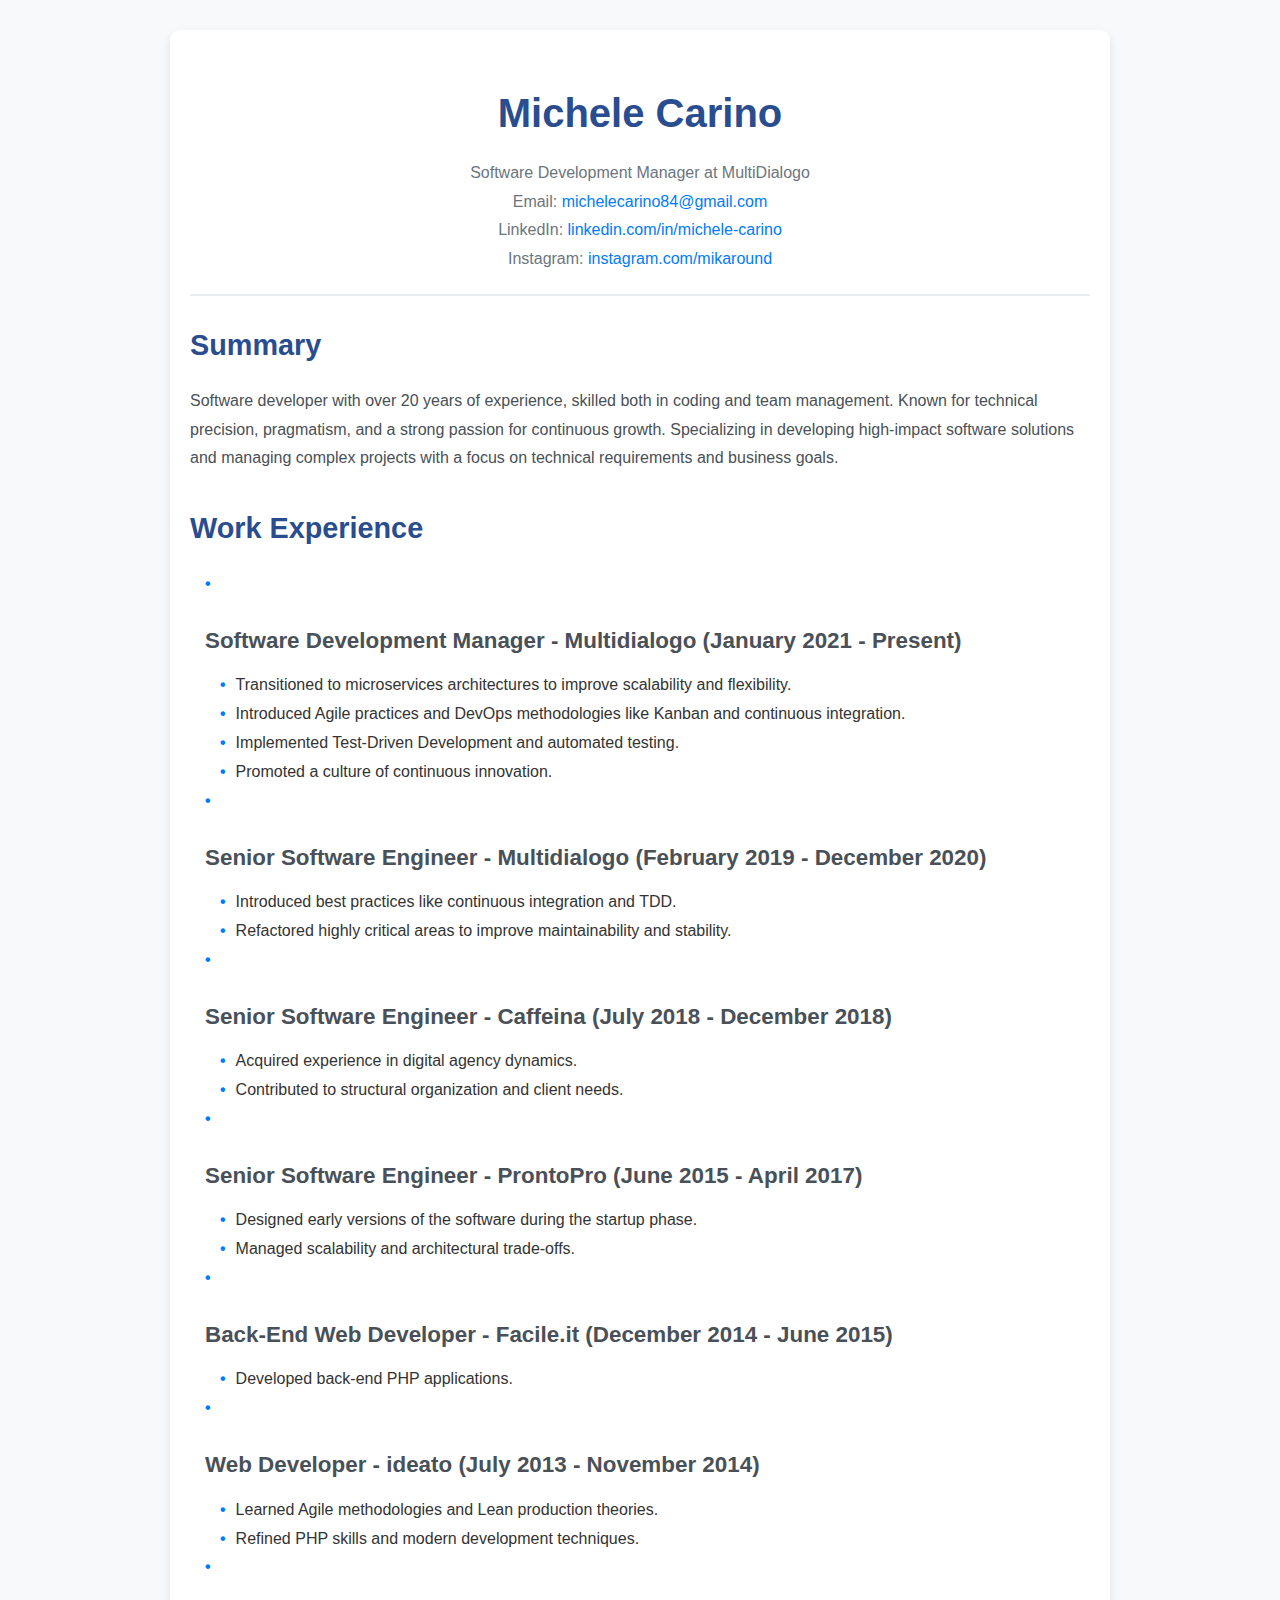
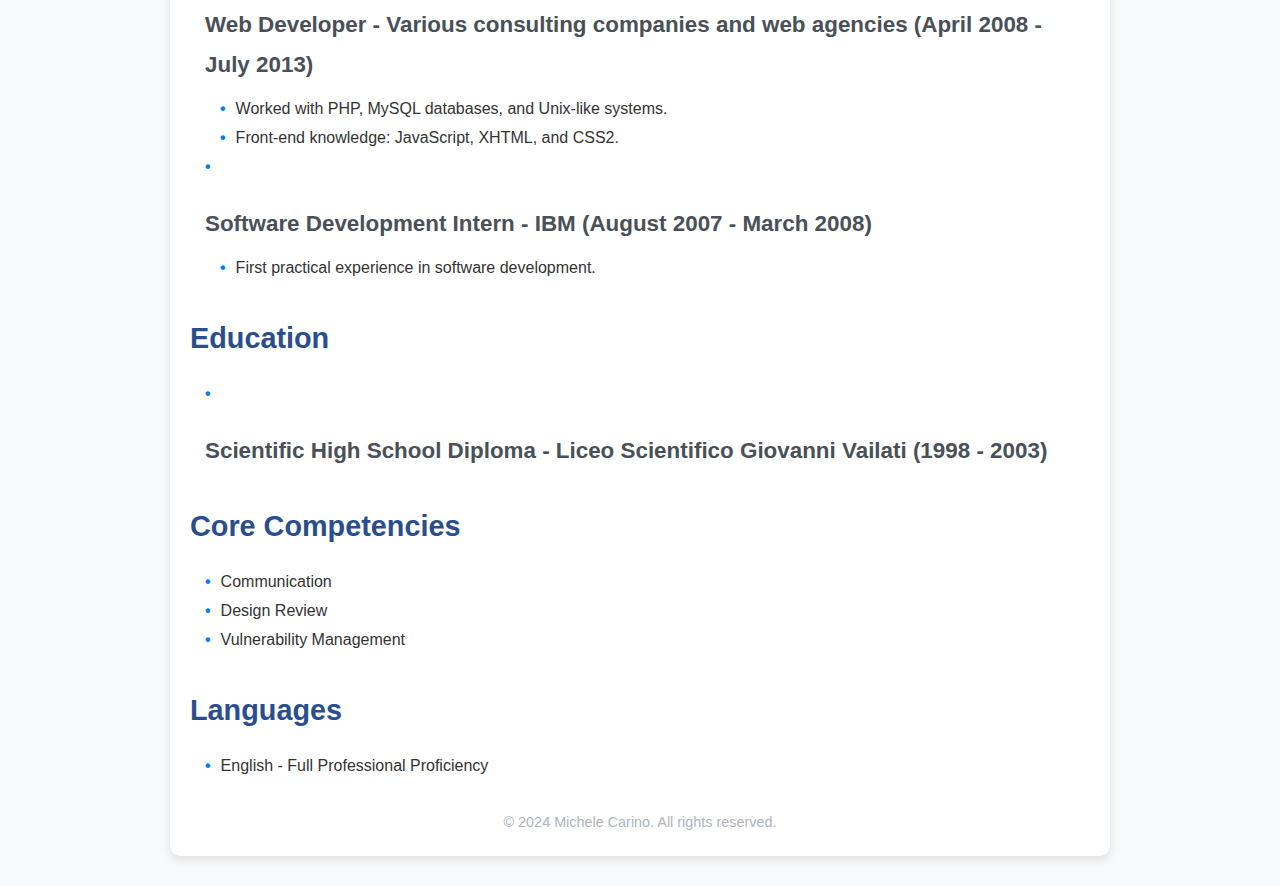
<file: cv-en.html>
<!DOCTYPE html>
<html lang="en">
<head>
    <meta charset="UTF-8">
    <meta name="viewport" content="width=device-width, initial-scale=1.0">
    <title>Curriculum Vitae - Michele Carino</title>
    <style>
        /* Global styles */
        body {
            font-family: 'Roboto', Arial, sans-serif;
            margin: 0;
            padding: 0;
            line-height: 1.8;
            background-color: #f8f9fa;
            color: #333;
        }
        .container {
            max-width: 900px;
            margin: 30px auto;
            padding: 20px;
            background-color: #ffffff;
            border-radius: 10px;
            box-shadow: 0 4px 10px rgba(0, 0, 0, 0.1);
        }
        header {
            text-align: center;
            border-bottom: 2px solid #e9ecef;
            padding-bottom: 20px;
            margin-bottom: 20px;
        }
        header h1 {
            font-size: 2.5rem;
            font-weight: 700;
            margin-bottom: 10px;
            color: #2a4d8f;
        }
        header p {
            font-size: 1rem;
            font-weight: 400;
            color: #6c757d;
        }
        .contact-info p a {
            text-decoration: none;
            color: #007bff;
        }
        .contact-info p a:hover {
            text-decoration: underline;
        }
        h2 {
            font-size: 1.8rem;
            color: #2a4d8f;
            margin-bottom: 15px;
        }
        h3 {
            font-size: 1.4rem;
            color: #495057;
            margin-bottom: 10px;
        }
        p, ul, li {
            margin: 0;
            padding: 0;
        }
        ul {
            list-style: none;
            padding-left: 15px;
        }
        ul li::before {
            content: "•";
            color: #007bff;
            font-weight: bold;
            margin-right: 10px;
        }
        .section {
            margin-bottom: 30px;
        }
        .section p {
            font-size: 1rem;
            color: #495057;
        }
        footer {
            text-align: center;
            font-size: 0.9rem;
            color: #adb5bd;
            margin-top: 30px;
        }
    </style>
</head>
<body>
    <div class="container">
        <header>
            <h1>Michele Carino</h1>
            <p>Software Development Manager at MultiDialogo</p>
            <div class="contact-info">
                <p>Email: <a href="mailto:michelecarino84@gmail.com">michelecarino84@gmail.com</a></p>
                <p>LinkedIn: <a href="https://www.linkedin.com/in/michele-carino">linkedin.com/in/michele-carino</a></p>
                <p>Instagram: <a href="https://www.instagram.com/mikaround">instagram.com/mikaround</a></p>
            </div>
        </header>

        <section class="section">
            <h2>Summary</h2>
            <p>Software developer with over 20 years of experience, skilled both in coding and team management. 
               Known for technical precision, pragmatism, and a strong passion for continuous growth. 
               Specializing in developing high-impact software solutions and managing complex projects with a focus on technical requirements and business goals.</p>
        </section>

        <section class="section">
            <h2>Work Experience</h2>
            <ul>
                <li>
                    <h3>Software Development Manager - Multidialogo (January 2021 - Present)</h3>
                    <ul>
                        <li>Transitioned to microservices architectures to improve scalability and flexibility.</li>
                        <li>Introduced Agile practices and DevOps methodologies like Kanban and continuous integration.</li>
                        <li>Implemented Test-Driven Development and automated testing.</li>
                        <li>Promoted a culture of continuous innovation.</li>
                    </ul>
                </li>
                <li>
                    <h3>Senior Software Engineer - Multidialogo (February 2019 - December 2020)</h3>
                    <ul>
                        <li>Introduced best practices like continuous integration and TDD.</li>
                        <li>Refactored highly critical areas to improve maintainability and stability.</li>
                    </ul>
                </li>
                <li>
                    <h3>Senior Software Engineer - Caffeina (July 2018 - December 2018)</h3>
                    <ul>
                        <li>Acquired experience in digital agency dynamics.</li>
                        <li>Contributed to structural organization and client needs.</li>
                    </ul>
                </li>
                <li>
                    <h3>Senior Software Engineer - ProntoPro (June 2015 - April 2017)</h3>
                    <ul>
                        <li>Designed early versions of the software during the startup phase.</li>
                        <li>Managed scalability and architectural trade-offs.</li>
                    </ul>
                </li>
                <li>
                    <h3>Back-End Web Developer - Facile.it (December 2014 - June 2015)</h3>
                    <ul>
                        <li>Developed back-end PHP applications.</li>
                    </ul>
                </li>
                <li>
                    <h3>Web Developer - ideato (July 2013 - November 2014)</h3>
                    <ul>
                        <li>Learned Agile methodologies and Lean production theories.</li>
                        <li>Refined PHP skills and modern development techniques.</li>
                    </ul>
                </li>
                <li>
                    <h3>Web Developer - Various consulting companies and web agencies (April 2008 - July 2013)</h3>
                    <ul>
                        <li>Worked with PHP, MySQL databases, and Unix-like systems.</li>
                        <li>Front-end knowledge: JavaScript, XHTML, and CSS2.</li>
                    </ul>
                </li>
                <li>
                    <h3>Software Development Intern - IBM (August 2007 - March 2008)</h3>
                    <ul>
                        <li>First practical experience in software development.</li>
                    </ul>
                </li>
            </ul>
        </section>

        <section class="section">
            <h2>Education</h2>
            <ul>
                <li>
                    <h3>Scientific High School Diploma - Liceo Scientifico Giovanni Vailati (1998 - 2003)</h3>
                </li>
            </ul>
        </section>

        <section class="section">
            <h2>Core Competencies</h2>
            <ul>
                <li>Communication</li>
                <li>Design Review</li>
                <li>Vulnerability Management</li>
            </ul>
        </section>

        <section class="section">
            <h2>Languages</h2>
            <ul>
                <li>English - Full Professional Proficiency</li>
            </ul>
        </section>

        <footer>
            &copy; 2024 Michele Carino. All rights reserved.
        </footer>
    </div>
</body>
</html>
</file>
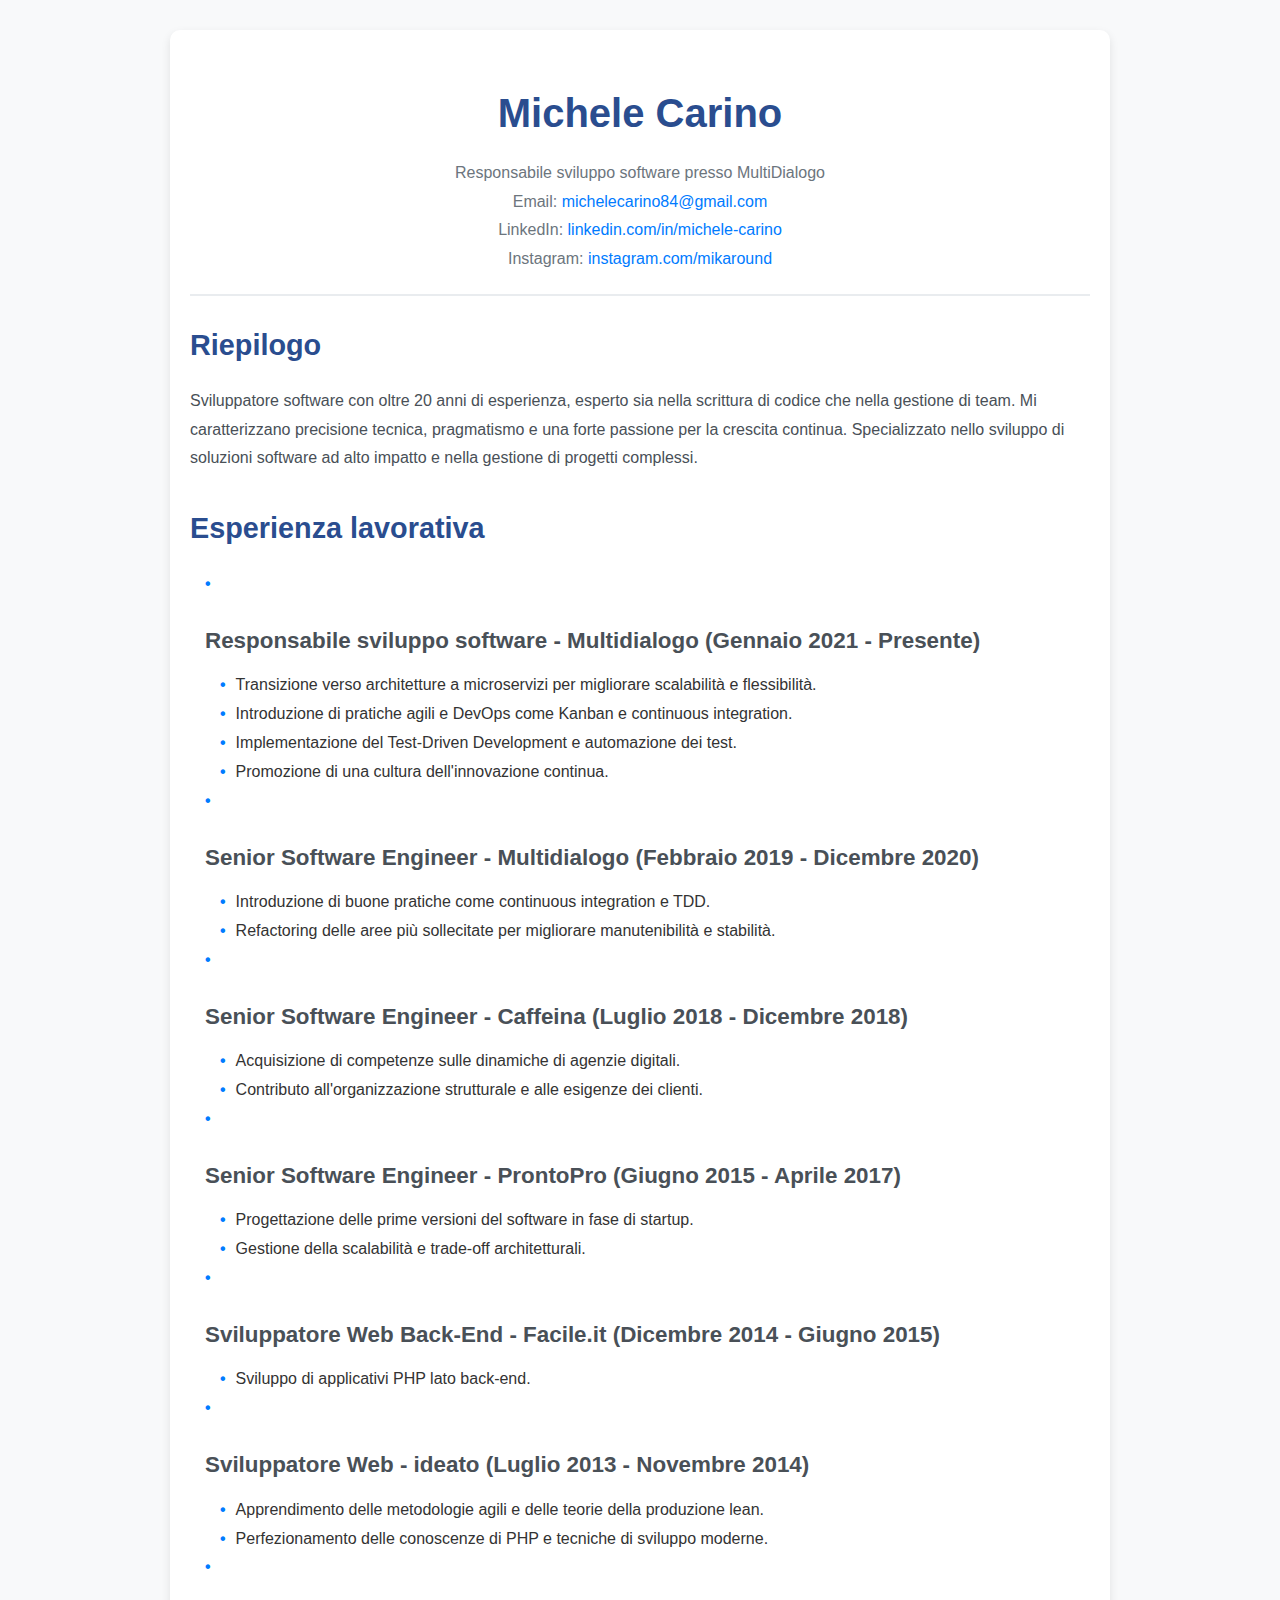
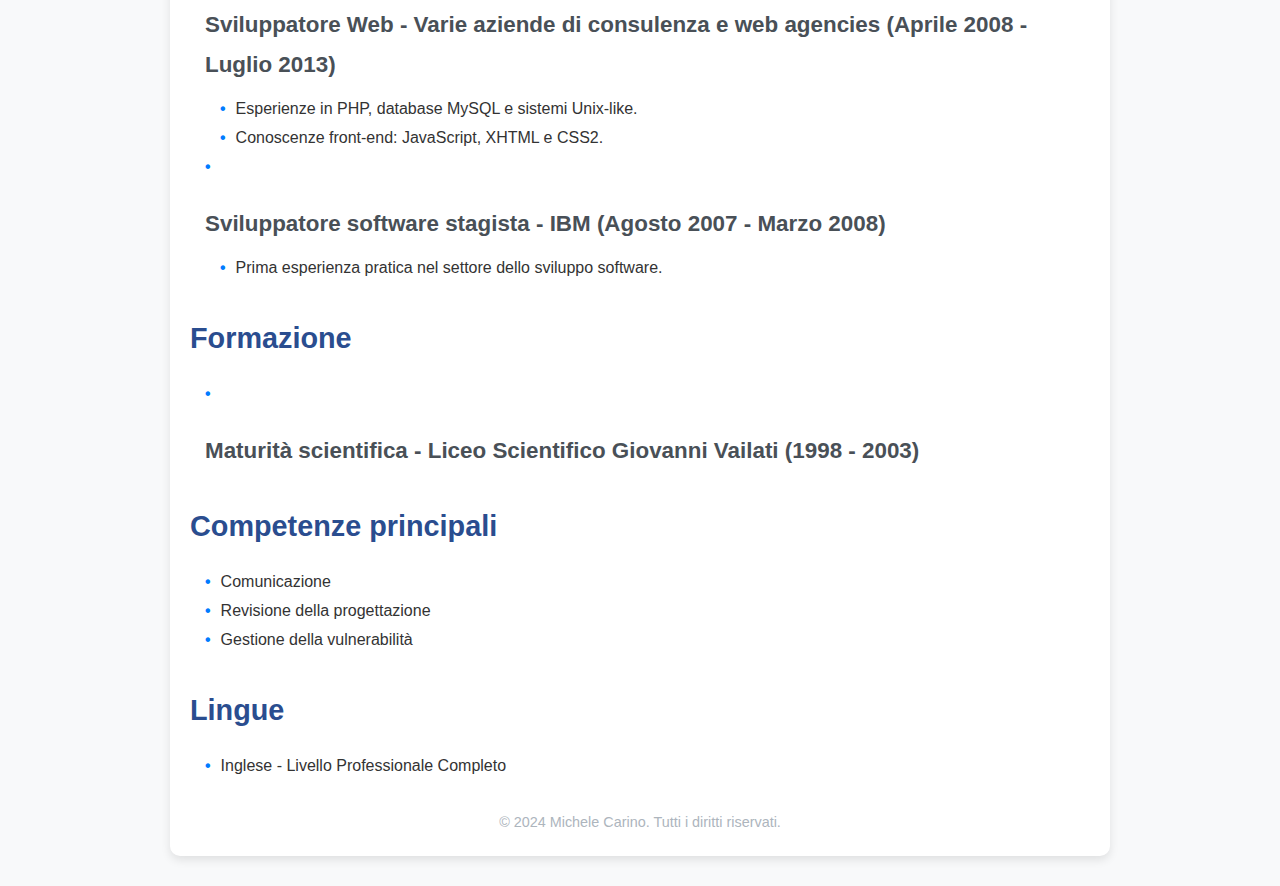
<file: cv-it.html>
<!DOCTYPE html>
<html lang="it">
<head>
    <meta charset="UTF-8">
    <meta name="viewport" content="width=device-width, initial-scale=1.0">
    <title>Curriculum Vitae - Michele Carino</title>
    <style>
        /* Global styles */
        body {
            font-family: 'Roboto', Arial, sans-serif;
            margin: 0;
            padding: 0;
            line-height: 1.8;
            background-color: #f8f9fa;
            color: #333;
        }
        .container {
            max-width: 900px;
            margin: 30px auto;
            padding: 20px;
            background-color: #ffffff;
            border-radius: 10px;
            box-shadow: 0 4px 10px rgba(0, 0, 0, 0.1);
        }
        header {
            text-align: center;
            border-bottom: 2px solid #e9ecef;
            padding-bottom: 20px;
            margin-bottom: 20px;
        }
        header h1 {
            font-size: 2.5rem;
            font-weight: 700;
            margin-bottom: 10px;
            color: #2a4d8f;
        }
        header p {
            font-size: 1rem;
            font-weight: 400;
            color: #6c757d;
        }
        .contact-info p a {
            text-decoration: none;
            color: #007bff;
        }
        .contact-info p a:hover {
            text-decoration: underline;
        }
        h2 {
            font-size: 1.8rem;
            color: #2a4d8f;
            margin-bottom: 15px;
        }
        h3 {
            font-size: 1.4rem;
            color: #495057;
            margin-bottom: 10px;
        }
        p, ul, li {
            margin: 0;
            padding: 0;
        }
        ul {
            list-style: none;
            padding-left: 15px;
        }
        ul li::before {
            content: "•";
            color: #007bff;
            font-weight: bold;
            margin-right: 10px;
        }
        .section {
            margin-bottom: 30px;
        }
        .section p {
            font-size: 1rem;
            color: #495057;
        }
        footer {
            text-align: center;
            font-size: 0.9rem;
            color: #adb5bd;
            margin-top: 30px;
        }
    </style>
</head>
<body>
    <div class="container">
        <header>
            <h1>Michele Carino</h1>
            <p>Responsabile sviluppo software presso MultiDialogo</p>
            <div class="contact-info">
                <p>Email: <a href="mailto:michelecarino84@gmail.com">michelecarino84@gmail.com</a></p>
                <p>LinkedIn: <a href="https://www.linkedin.com/in/michele-carino">linkedin.com/in/michele-carino</a></p>
                <p>Instagram: <a href="https://www.instagram.com/mikaround">instagram.com/mikaround</a></p>
            </div>
        </header>

        <section class="section">
            <h2>Riepilogo</h2>
            <p>Sviluppatore software con oltre 20 anni di esperienza, esperto sia nella scrittura di codice che nella gestione di team. 
               Mi caratterizzano precisione tecnica, pragmatismo e una forte passione per la crescita continua. 
               Specializzato nello sviluppo di soluzioni software ad alto impatto e nella gestione di progetti complessi.</p>
        </section>

        <section class="section">
            <h2>Esperienza lavorativa</h2>
            <ul>
                <li>
                    <h3>Responsabile sviluppo software - Multidialogo (Gennaio 2021 - Presente)</h3>
                    <ul>
                        <li>Transizione verso architetture a microservizi per migliorare scalabilità e flessibilità.</li>
                        <li>Introduzione di pratiche agili e DevOps come Kanban e continuous integration.</li>
                        <li>Implementazione del Test-Driven Development e automazione dei test.</li>
                        <li>Promozione di una cultura dell'innovazione continua.</li>
                    </ul>
                </li>
                <li>
                    <h3>Senior Software Engineer - Multidialogo (Febbraio 2019 - Dicembre 2020)</h3>
                    <ul>
                        <li>Introduzione di buone pratiche come continuous integration e TDD.</li>
                        <li>Refactoring delle aree più sollecitate per migliorare manutenibilità e stabilità.</li>
                    </ul>
                </li>
                <li>
                    <h3>Senior Software Engineer - Caffeina (Luglio 2018 - Dicembre 2018)</h3>
                    <ul>
                        <li>Acquisizione di competenze sulle dinamiche di agenzie digitali.</li>
                        <li>Contributo all'organizzazione strutturale e alle esigenze dei clienti.</li>
                    </ul>
                </li>
                <li>
                    <h3>Senior Software Engineer - ProntoPro (Giugno 2015 - Aprile 2017)</h3>
                    <ul>
                        <li>Progettazione delle prime versioni del software in fase di startup.</li>
                        <li>Gestione della scalabilità e trade-off architetturali.</li>
                    </ul>
                </li>
                <li>
                    <h3>Sviluppatore Web Back-End - Facile.it (Dicembre 2014 - Giugno 2015)</h3>
                    <ul>
                        <li>Sviluppo di applicativi PHP lato back-end.</li>
                    </ul>
                </li>
                <li>
                    <h3>Sviluppatore Web - ideato (Luglio 2013 - Novembre 2014)</h3>
                    <ul>
                        <li>Apprendimento delle metodologie agili e delle teorie della produzione lean.</li>
                        <li>Perfezionamento delle conoscenze di PHP e tecniche di sviluppo moderne.</li>
                    </ul>
                </li>
                <li>
                    <h3>Sviluppatore Web - Varie aziende di consulenza e web agencies (Aprile 2008 - Luglio 2013)</h3>
                    <ul>
                        <li>Esperienze in PHP, database MySQL e sistemi Unix-like.</li>
                        <li>Conoscenze front-end: JavaScript, XHTML e CSS2.</li>
                    </ul>
                </li>
                <li>
                    <h3>Sviluppatore software stagista - IBM (Agosto 2007 - Marzo 2008)</h3>
                    <ul>
                        <li>Prima esperienza pratica nel settore dello sviluppo software.</li>
                    </ul>
                </li>
            </ul>
        </section>

        <section class="section">
            <h2>Formazione</h2>
            <ul>
                <li>
                    <h3>Maturità scientifica - Liceo Scientifico Giovanni Vailati (1998 - 2003)</h3>
                </li>
            </ul>
        </section>

        <section class="section">
            <h2>Competenze principali</h2>
            <ul>
                <li>Comunicazione</li>
                <li>Revisione della progettazione</li>
                <li>Gestione della vulnerabilità</li>
            </ul>
        </section>

        <section class="section">
            <h2>Lingue</h2>
            <ul>
                <li>Inglese - Livello Professionale Completo</li>
            </ul>
        </section>

        <footer>
            &copy; 2024 Michele Carino. Tutti i diritti riservati.
        </footer>
    </div>
</body>
</html>
</file>
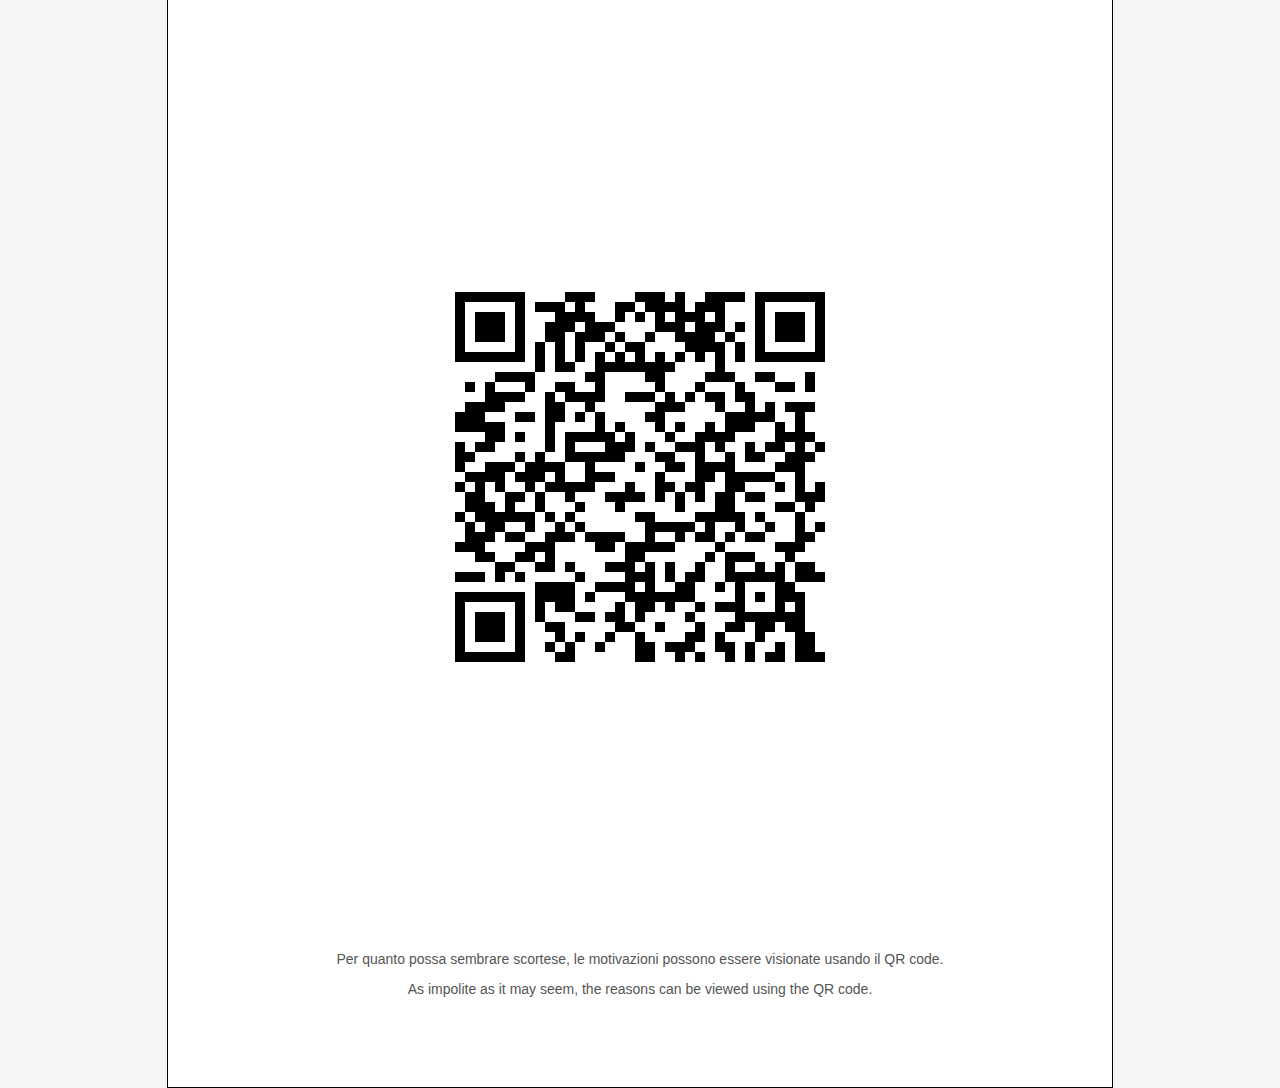
<file: qr-now-matrix.html>
<!DOCTYPE html>
<html lang="it">
<head>
    <meta charset="UTF-8">
    <meta name="viewport" content="width=device-width, initial-scale=1.0">
    <title>Messaggio di Porta</title>
    <style>
        body {
            font-family: Arial, sans-serif;
            margin: 0;
            padding: 0;
            display: flex;
            justify-content: center;
            align-items: center;
            height: 100vh;
            background-color: #f5f5f5;
        }

        .container {
            width: 21cm; /* A4 width */
            height: 29.7cm; /* A4 height */
            padding: 2cm;
            background-color: white;
            border: 1px solid #000;
            display: flex;
            flex-direction: column;
            justify-content: space-between;
            text-align: center;
        }

        .message {
            font-size: 24px;
            font-weight: bold;
        }

        .qr-code {
            margin: 20px 0;
        }

        .instructions {
            font-size: 14px;
            color: #555;
        }

        .qr-placeholder {
            width: 150px;
            height: 150px;
            background-color: #ddd;
            margin: 0 auto;
            display: flex;
            justify-content: center;
            align-items: center;
        }
    </style>
</head>
<body>

    <div class="container">
        <div class="message">
            <p>Sono impegnato e sono spiacente</p>
            <p>I am busy and I am sorry</p>
        </div>

        <div class="qr-placeholder">
            <img src="qr_now.png" alt="QR Code" />
        </div>

        <div class="instructions">
            <p>Per quanto possa sembrare scortese, le motivazioni possono essere visionate usando il QR code.</p>
            <p>As impolite as it may seem, the reasons can be viewed using the QR code.</p>
        </div>
    </div>

</body>
</html>
</file>
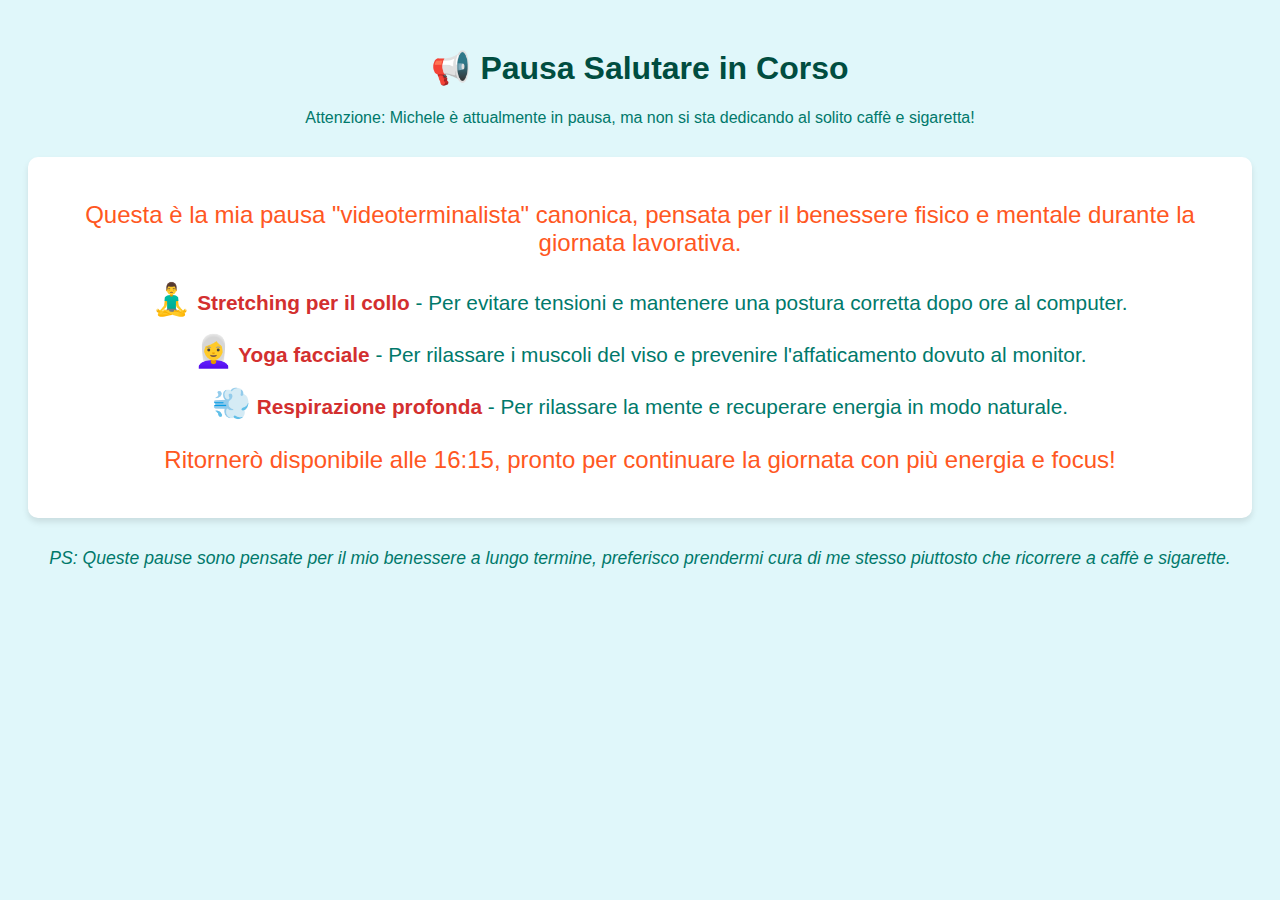
<file: qr-now.html>
<!DOCTYPE html>
<html lang="it">
<head>
    <meta charset="UTF-8">
    <meta name="viewport" content="width=device-width, initial-scale=1.0">
    <title>Pausa Salutare di Michele</title>
    <style>
        body {
            font-family: 'Arial', sans-serif;
            background-color: #e0f7fa;
            color: #00796b;
            text-align: center;
            padding: 20px;
        }
        h1 {
            color: #004d40;
        }
        .content {
            margin-top: 30px;
            background-color: #ffffff;
            border-radius: 10px;
            padding: 20px;
            box-shadow: 0px 4px 6px rgba(0, 0, 0, 0.1);
        }
        .task {
            font-size: 1.3em;
            margin: 15px 0;
            color: #00796b;
        }
        .task span {
            font-weight: bold;
            color: #d32f2f;
        }
        .task-icon {
            font-size: 1.5em;
        }
        .message {
            font-size: 1.5em;
            color: #ff5722;
        }
        .footer {
            margin-top: 30px;
            font-style: italic;
            font-size: 1.1em;
        }
    </style>
</head>
<body>

    <h1>📢 Pausa Salutare in Corso</h1>
    <p>Attenzione: Michele è attualmente in pausa, ma non si sta dedicando al solito caffè e sigaretta!</p>

    <div class="content">
        <p class="message">Questa è la mia pausa "videoterminalista" canonica, pensata per il benessere fisico e mentale durante la giornata lavorativa.</p>

        <div class="task">
            <span class="task-icon">🧘‍♂️</span> <span>Stretching per il collo</span> - Per evitare tensioni e mantenere una postura corretta dopo ore al computer.
        </div>
        <div class="task">
            <span class="task-icon">👩‍🦳</span> <span>Yoga facciale</span> - Per rilassare i muscoli del viso e prevenire l'affaticamento dovuto al monitor.
        </div>
        <div class="task">
            <span class="task-icon">💨</span> <span>Respirazione profonda</span> - Per rilassare la mente e recuperare energia in modo naturale.
        </div>

        <p class="message">Ritornerò disponibile alle 16:15, pronto per continuare la giornata con più energia e focus!</p>
    </div>

    <footer class="footer">
        <p>PS: Queste pause sono pensate per il mio benessere a lungo termine, preferisco prendermi cura di me stesso piuttosto che ricorrere a caffè e sigarette.</p>
    </footer>

</body>
</html>
</file>
